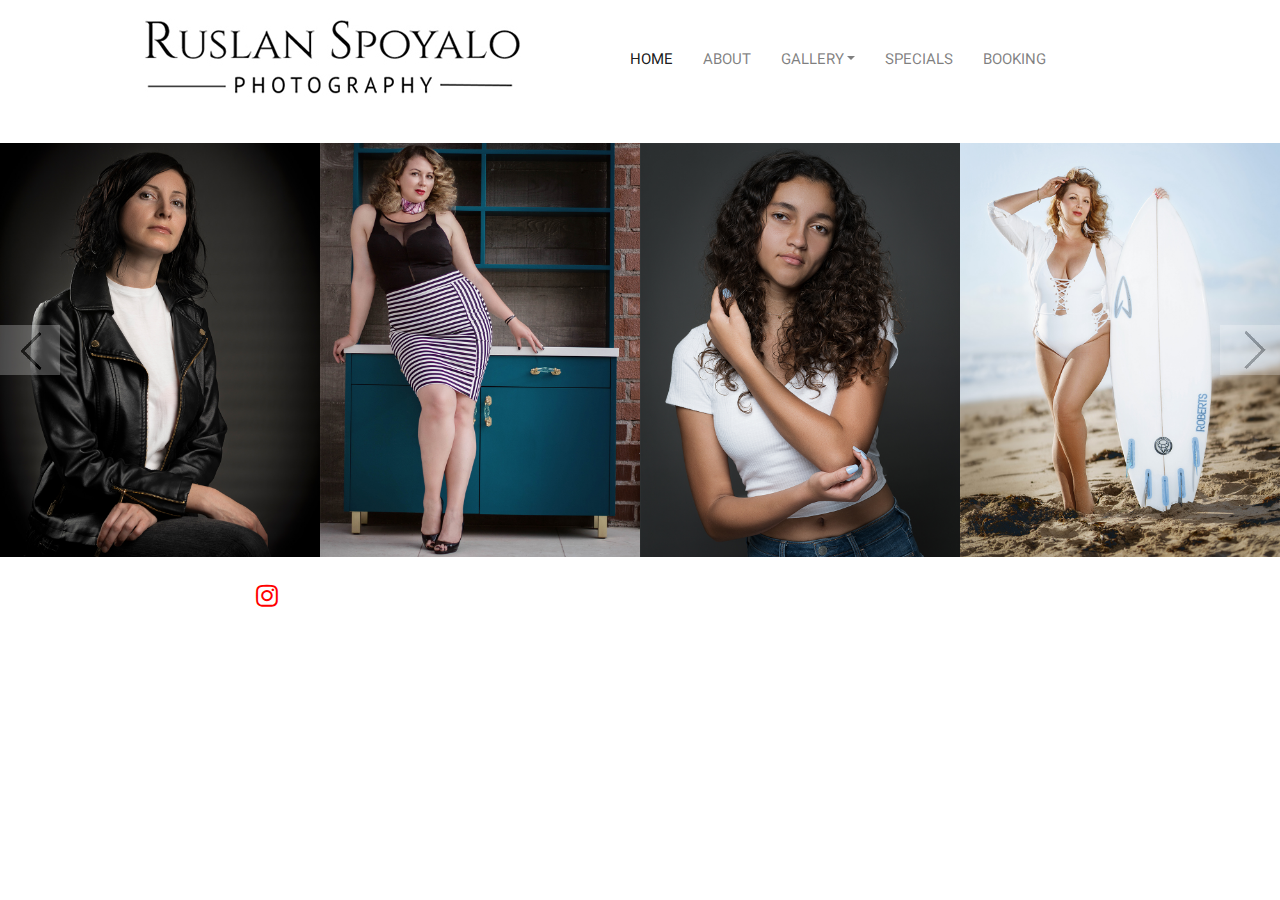
<file: index.html>
<!DOCTYPE html>
<html lang="en">

<head>
    <meta charset="UTF-8">
    <meta name="viewport" content="width=device-width, initial-scale=1.0">
    <meta http-equiv="X-UA-Compatible" content="ie=edge">
    <meta
        keywords="photography, photograph to hire, ruslan spoyalo photographer, portreit photos, wedding photos, commercial headshots">
    <meta property="site_name" content="RUSLAN SPOYALO PHOTOGRAPHER">
    <meta property="url" content="www.spyalo.com">

    <link rel="stylesheet" href="https://cdnjs.cloudflare.com/ajax/libs/twitter-bootstrap/4.3.1/css/bootstrap.min.css">
    <link rel="stylesheet" href="https://cdnjs.cloudflare.com/ajax/libs/font-awesome/5.8.2/css/all.min.css">
    <link rel="stylesheet" href="https://cdnjs.cloudflare.com/ajax/libs/animate.css/3.7.2/animate.min.css">
    <script src="https://ajax.googleapis.com/ajax/libs/jquery/3.4.1/jquery.min.js"></script>

    <link href="https://fonts.googleapis.com/css?family=Cinzel&display=swap" rel="stylesheet">
    <link href="https://fonts.googleapis.com/css?family=Roboto&display=swap" rel="stylesheet">
    <link href="https://fonts.googleapis.com/css?family=Heebo&display=swap" rel="stylesheet">


    <link rel="stylesheet" href="css/reset.css">
    <link rel="stylesheet" href="css/style.css">
    <link rel="stylesheet" href="css/gallery.css">
    <title>Ruslan Spoyalo Photographer</title>
</head>

<body>
    <!-- Modal Start -->

    <!-- <div id="myModal" class="modal fade bd-example-modal-lg" tabindex="-1" role="dialog" aria-hidden="true">
<div class="modal-dialog modal-dialog-centered modal-lg">
<div class="modal-content">
<div class="modal-header modhead">
<h5 class="modal-title" id="exampleModalLongTitle">SPECIAL OFFER</h5>
<button type="button" class="close" data-dismiss="modal" aria-label="Close">
<span aria-hidden="true">&times;</span>
</button>
</div>
<div class="modal-body">

<div class="row no-gutters">
<a href="special.html">
<img class="img-fluid" src="images/offers/2200x-1.jpg">
</a>

</div>
<div class="promo">
ONLY IN AUGUST HEADSHOT PHOTOSESSION ONLY $100!
</div>
</div>
<div class="modal-footer">
<button type="button" class="btn bt1 btn-secondary" data-dismiss="modal">Close</button>
<a href="special.html">
<button type="button" class="btn bt1 btn-danger">Findout More</button>
</a>
</div>
</div>
</div>
</div> -->

    <!-- Modal End -->


    <!-- Navigation Bar -->
    <div class="container contnav animated fadeInDown">
        <nav class="navbar navbar-expand-lg navbar-light">

            <a class="navbar-brand navbrand" href="index.html">
                <img id="logo" class="d-inline-block img-fluid" alt="Logo" src="images/logo.jpg">
            </a>

            <button class="navbar-toggler" type="button" data-toggle="collapse" data-target="#navbarSupportedContent"
                aria-controls="navbarSupportedContent" aria-expanded="false" aria-label="Toggle navigation">
                <span class="navbar-toggler-icon"></span>
            </button>

            <div class="collapse navbar-collapse" id="navbarSupportedContent">
                <ul class="navbar-nav ml-auto mr-auto">
                    <li class="nav-item active">
                        <a class="nav-link" href="#">HOME <span class="sr-only">(current)</span></a>
                    </li>
                    <li class="nav-item">
                        <a class="nav-link" href="about.html">ABOUT</a>
                    </li>

                    <li class="nav-item dropdown">
                        <a href="#" class="nav-link dropdown-toggle" id="navbarDropdownMenuLink" data-toggle="dropdown"
                            aria-haspopup="true" aria-expanded="false">GALLERY</a>
                        <div class="dropdown-menu" aria-labelledby="navbarDropdownMenuLink">

                            <a class="dropdown-item" href="wedding.html">Weddings</a>
                            <a class="dropdown-item" href="portrait.html">Portraits</a>
                            <a class="dropdown-item" href="commercial.html">Commercial</a>

                        </div>
                    </li>
                    <li class="nav-item">
                        <a class="nav-link" href="special.html">SPECIALS</a>
                    </li>
                    <li class="nav-item">
                        <a class="nav-link" href="contact.html">BOOKING</a>
                    </li>
                </ul>
        </nav>
    </div>
    <!-- End Navigation Bar -->

    <!-- Carusel -->
    <div class="fullscreen animated fadeInUp">
        <div class="container-fluid fluid">

            <div class="row no-gutters mx-auto my-auto align-items-center">
                <div id="recipeCarousel" class="carousel slide w-100" data-ride="carousel">
                    <div class="carousel-inner w-100">
                        <div class="carousel-item active">
                            <div class="col-md-3 col-12">
                                <div class="card cd align-items-center card-body">
                                    <img class="img-fluid" src="images/carsel/1.jpg" />
                                </div>
                            </div>
                        </div>
                        <div class="carousel-item">
                            <div class="col-md-3 col-12">
                                <div class="card cd align-items-center card-body">
                                    <img class="img-fluid" src="images/carsel/2.jpg">
                                </div>
                            </div>
                        </div>
                        <div class="carousel-item">
                            <div class="col-md-3 col-12">
                                <div class="card cd align-items-center card-body">
                                    <img class="img-fluid" src="images/carsel/3.jpg">
                                </div>
                            </div>
                        </div>
                        <div class="carousel-item">
                            <div class="col-md-3 col-12">
                                <div class="card cd align-items-center card-body">
                                    <img class="img-fluid" src="images/carsel/4.jpg">
                                </div>
                            </div>
                        </div>
                        <div class="carousel-item">
                            <div class="col-md-3 col-12">
                                <div class="card cd align-items-center card-body">
                                    <img class="img-fluid" src="images/carsel/5.jpg">
                                </div>
                            </div>
                        </div>
                        <div class="carousel-item">
                            <div class="col-md-3 col-12">
                                <div class="card cd align-items-center card-body">
                                    <img class="img-fluid" src="images/carsel/6.jpg">
                                </div>
                            </div>
                        </div>
                        <div class="carousel-item">
                            <div class="col-md-3 col-12">
                                <div class="card cd align-items-center card-body">
                                    <img class="img-fluid" src="images/carsel/7.jpg">
                                </div>
                            </div>
                        </div>
                        <div class="carousel-item">
                            <div class="col-md-3 col-12">
                                <div class="card cd align-items-center card-body">
                                    <img class="img-fluid" src="images/carsel/8.jpg">
                                </div>
                            </div>
                        </div>
                        <div class="carousel-item">
                            <div class="col-md-3 col-12">
                                <div class="card cd align-items-center card-body">
                                    <img class="img-fluid" src="images/carsel/9.jpg">
                                </div>
                            </div>
                        </div>
                        <div class="carousel-item">
                            <div class="col-md-3 col-12">
                                <div class="card cd align-items-center card-body">
                                    <img class="img-fluid" src="images/carsel/10.jpg">
                                </div>
                            </div>
                        </div>
                        <div class="carousel-item">
                            <div class="col-md-3 col-12">
                                <div class="card cd align-items-center card-body">
                                    <img class="img-fluid" src="images/carsel/11.jpg">
                                </div>
                            </div>
                        </div>
                        <div class="carousel-item">
                            <div class="col-md-3 col-12">
                                <div class="card cd align-items-center card-body">
                                    <img class="img-fluid" src="images/carsel/12.jpg">
                                </div>
                            </div>
                        </div>

                    </div>

                    <a class="carousel-control-prev w-auto" href="#recipeCarousel" role="button" data-slide="prev">
                        <img class="img-fluid chevron" src="images/chevleft.gif" />
                        <span class="sr-only">Previous</span>
                    </a>
                    <a class="carousel-control-next w-auto" href="#recipeCarousel" role="button" data-slide="next">
                        <img class="img-fluid chevron" src="images/chevright.gif" />
                        <span class="sr-only">Next</span>
                    </a>
                </div>
            </div>

        </div>
    </div>


    <!-- Carusel Mobile -->

    <div class="mobilescreen">
        <div class="container-fluid">
            <div class="col-md-12">
                <img class="img-fluid" src="images/carsel/1.jpg">
            </div>
            <div class="col-md-12">
                <img class="img-fluid" src="images/carsel/2.jpg">
            </div>
            <div class="col-md-12">
                <img class="img-fluid" src="images/carsel/3.jpg">
            </div>
            <div class="col-md-12">
                <img class="img-fluid" src="images/carsel/4.jpg">
            </div>
            <div class="col-md-12">
                <img class="img-fluid" src="images/carsel/5.jpg">
            </div>
            <div class="col-md-12">
                <img class="img-fluid" src="images/carsel/6.jpg">
            </div>
            <div class="col-md-12">
                <img class="img-fluid" src="images/carsel/7.jpg">
            </div>
            <div class="col-md-12">
                <img class="img-fluid" src="images/carsel/8.jpg">
            </div>
            <div class="col-md-12">
                <img class="img-fluid" src="images/carsel/9.jpg">
            </div>
            <div class="col-md-12">
                <img class="img-fluid" src="images/carsel/10.jpg">
            </div>
            <div class="col-md-12">
                <img class="img-fluid" src="images/carsel/11.jpg">
            </div>
            <div class="col-md-12">
                <img class="img-fluid" src="images/carsel/12.jpg">
            </div>

        </div>
    </div>

    </div>
    <!-- End Carusel Mobile -->

    <footer>
        <div class="footer">
            <a href="https://www.instagram.com/ruslan_spoyalo/?hl=en" class="fab fa-instagram fa-3x" target="new"></a>
        </div>
    </footer>
    </div>
    </div>


    <script src="javascript/main.js"></script>
    <script src="javascript/modal.js"></script>
    <script src="https://cdnjs.cloudflare.com/ajax/libs/jquery/3.4.1/jquery.slim.min.js"></script>
    <script src="https://cdnjs.cloudflare.com/ajax/libs/popper.js/1.15.0/umd/popper.min.js"></script>
    <script src="https://cdnjs.cloudflare.com/ajax/libs/twitter-bootstrap/4.3.1/js/bootstrap.min.js"></script>
</body>

</html>
</file>
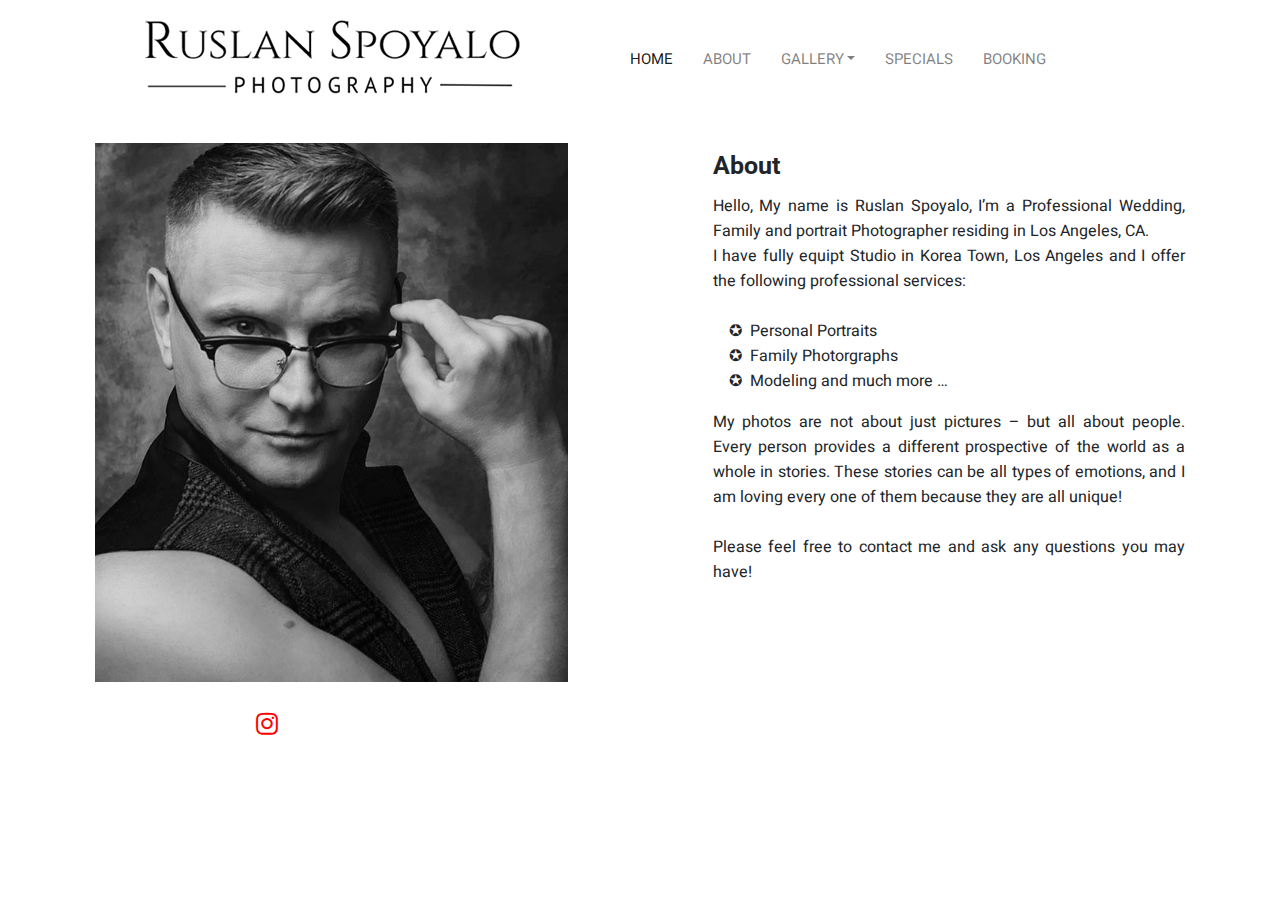
<file: about.html>
<!DOCTYPE html>
<html lang="en">

<head>
    <meta charset="UTF-8">
    <meta name="viewport" content="width=device-width, initial-scale=1.0">
    <meta http-equiv="X-UA-Compatible" content="ie=edge">
    <meta
        keywords="photography, photograph to hire, ruslan spoyalo photographer, portreit photos, wedding photos, commercial headshots">
    <meta property="site_name" content="RUSLAN SPOYALO PHOTOGRAPHER">
    <meta property="url" content="www.spyalo.com">

    <link rel="stylesheet" href="https://cdnjs.cloudflare.com/ajax/libs/twitter-bootstrap/4.3.1/css/bootstrap.min.css">
    <link rel="stylesheet" href="https://cdnjs.cloudflare.com/ajax/libs/font-awesome/5.8.2/css/all.min.css">
    <link rel="stylesheet" href="https://cdnjs.cloudflare.com/ajax/libs/animate.css/3.7.2/animate.min.css">
    <script src="https://ajax.googleapis.com/ajax/libs/jquery/3.4.1/jquery.min.js"></script>
    <link href="https://fonts.googleapis.com/css?family=Cinzel&display=swap" rel="stylesheet">
    <link href="https://fonts.googleapis.com/css?family=Roboto&display=swap" rel="stylesheet">
    <link href="https://fonts.googleapis.com/css?family=Heebo&display=swap" rel="stylesheet">

    <link rel="stylesheet" href="css/reset.css">
    <link rel="stylesheet" href="css/style.css">
    <title>Ruslan Spoyalo Photographer</title>
</head>

<body>
    <!-- Navigation Bar -->
    <div class="container contnav animated fadeInDown">
        <nav class="navbar navbar-expand-lg navbar-light">

            <a class="navbar-brand navbrand" href="index.html">
                <img id="logo" class="d-inline-block img-fluid" alt="Logo" src="images/logo.jpg">
            </a>

            <button class="navbar-toggler" type="button" data-toggle="collapse" data-target="#navbarSupportedContent"
                aria-controls="navbarSupportedContent" aria-expanded="false" aria-label="Toggle navigation">
                <span class="navbar-toggler-icon"></span>
            </button>

            <div class="collapse navbar-collapse" id="navbarSupportedContent">
                <ul class="navbar-nav ml-auto mr-auto">
                    <li class="nav-item active">
                        <a class="nav-link" href="index.html">HOME</a>
                    </li>
                    <li class="nav-item">
                        <a class="nav-link" href="#">ABOUT<span class="sr-only">(current)</span></a>
                    </li>
                    <li class="nav-item dropdown">
                        <a href="#" class="nav-link dropdown-toggle" id="navbarDropdownMenuLink" data-toggle="dropdown"
                            aria-haspopup="true" aria-expanded="false">GALLERY</a>
                        <div class="dropdown-menu" aria-labelledby="navbarDropdownMenuLink">

                            <a class="dropdown-item" href="wedding.html">Weddings</a>
                            <a class="dropdown-item" href="portrait.html">Portraits</a>
                            <a class="dropdown-item" href="commercial.html">Commercial</a>

                        </div>
                    </li>
                    <li class="nav-item">
                        <a class="nav-link" href="special.html">SPECIALS</a>
                    </li>
                    <li class="nav-item">
                        <a class="nav-link" href="contact.html">BOOKING</a>
                    </li>
                </ul>
        </nav>
    </div>
    <!-- End Navigation Bar -->

    <!-- Main Content -->
    <div class="container animated fadeInUp">
        <div class="row">
            <div class="col-md-12">
                <div class="row">
                    <div class="col-md colmd1">
                        <div class="image-wrapper">
                            <img class="img-fluid" src="images/ruslan.jpg" style: width="550px" , height="700px">
                        </div>
                    </div>
                    <div class="col-md-1"></div>

                    <div class="col-md colmd1">

                        <h1>About</h1>


                        <br>
                        <p>Hello,
                            My name is Ruslan Spoyalo, I’m a Professional Wedding, Family and portrait Photographer
                            residing in Los Angeles, CA.
                            <br>
                            I have fully equipt Studio in Korea Town, Los Angeles and I offer the following professional
                            services:
                            <br>
                            <br>

                            <p>&NonBreakingSpace; &NonBreakingSpace; &#10026 &nbspPersonal Portraits</p>
                            <p>&NonBreakingSpace; &NonBreakingSpace; &#10026 &nbspFamily Photorgraphs</p>
                            <p>&NonBreakingSpace; &NonBreakingSpace; &#10026 &nbspModeling and much more …</p>

                        </p>

                        <br>
                        <p>My photos are not about just pictures – but all about people. Every person provides a
                            different prospective of the world as a whole in stories. These stories can be all types of
                            emotions, and I am loving every one of them because they are all unique!
                            <br>
                            <br>
                            Please feel free to contact me and ask any questions you may have!</p>
                    </div>
                </div>
            </div>
        </div>
    </div>


    <!-- End main content -->

    <footer>
        <div class="footer">
            <a href="https://www.instagram.com/ruslan_spoyalo/?hl=en" class="fab fa-instagram fa-3x" target="new"></a>
        </div>
    </footer>
    </div>
    </div>



    <script src="javascript/main.js"></script>
    <script src="https://cdnjs.cloudflare.com/ajax/libs/jquery/3.4.1/jquery.slim.min.js"></script>
    <script src="https://cdnjs.cloudflare.com/ajax/libs/popper.js/1.15.0/umd/popper.min.js"></script>
    <script src="https://cdnjs.cloudflare.com/ajax/libs/twitter-bootstrap/4.3.1/js/bootstrap.min.js"></script>
</body>

</html>
</file>
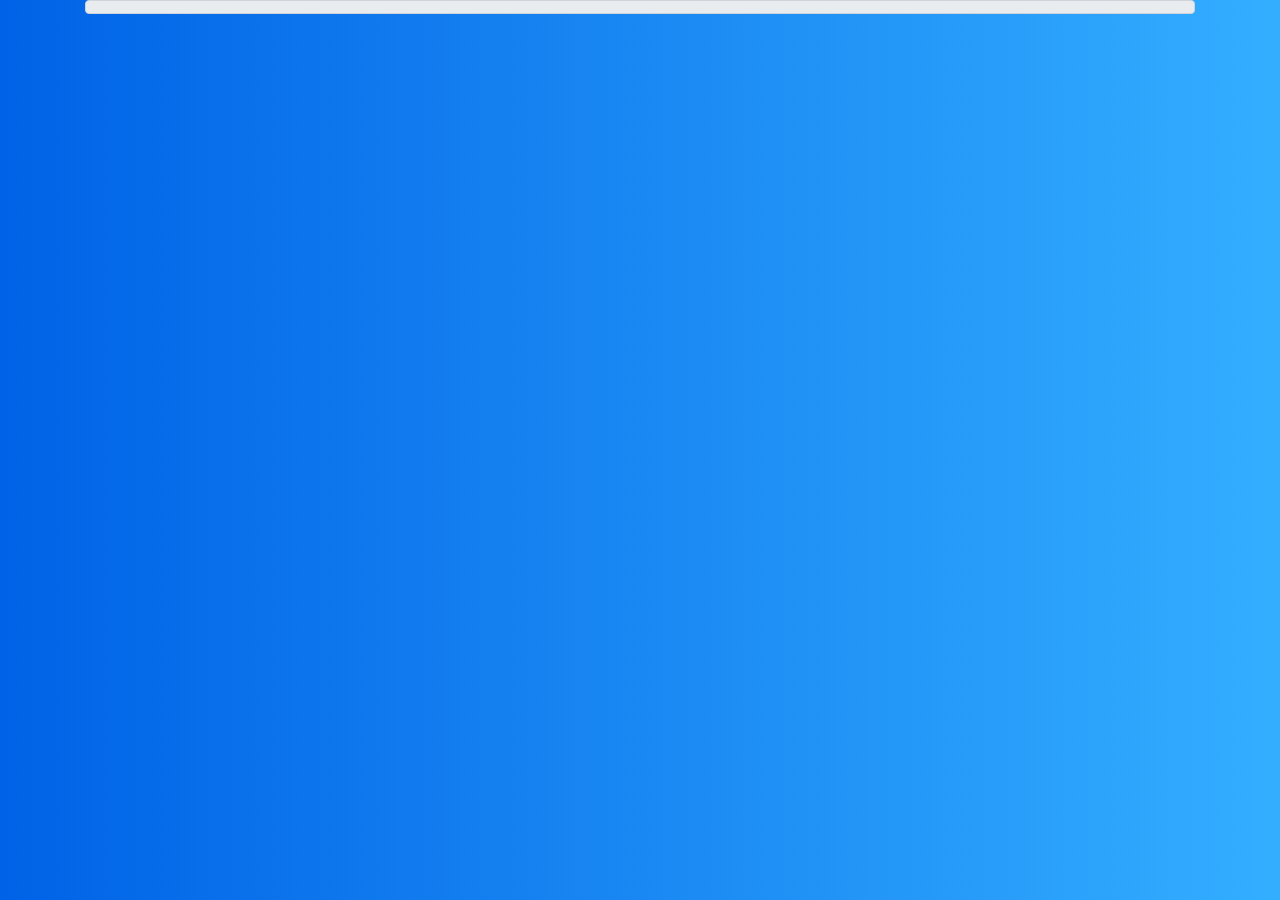
<file: admin.html>
<!DOCTYPE html>
<html lang="en">
<head>
<meta charset="UTF-8">
<meta name="viewport" content="width=device-width, initial-scale=1.0">
<meta http-equiv="X-UA-Compatible" content="ie=edge">
<link rel="stylesheet" href="https://cdnjs.cloudflare.com/ajax/libs/twitter-bootstrap/4.3.1/css/bootstrap.min.css">
<link rel="stylesheet" href="https://cdnjs.cloudflare.com/ajax/libs/font-awesome/5.8.2/css/all.min.css">
<link rel="stylesheet" href="https://cdnjs.cloudflare.com/ajax/libs/animate.css/3.7.2/animate.min.css">
<script src="https://ajax.googleapis.com/ajax/libs/jquery/3.4.1/jquery.min.js"></script>
<link href="https://fonts.googleapis.com/css?family=Cinzel&display=swap" rel="stylesheet">
<link href="https://fonts.googleapis.com/css?family=Roboto&display=swap" rel="stylesheet">
<link href="https://fonts.googleapis.com/css?family=Heebo&display=swap" rel="stylesheet">


<link rel="stylesheet" href="css/reset.css">
<link rel="stylesheet" href="css/style.css">
<link rel="stylesheet" href="css/login.css">
<title>Ruslan Spoyalo Photographer</title>
</head>
<body>
    <div class="container">
    <form 
        <input class="controls__input searchstyle input-group-text" type="file" id="imageLoader" name="imageLoader" />

    </div>


    
<script src="https://cdnjs.cloudflare.com/ajax/libs/jquery/3.4.1/jquery.slim.min.js"></script>
<script src="https://cdnjs.cloudflare.com/ajax/libs/popper.js/1.15.0/umd/popper.min.js"></script>
<script src="https://cdnjs.cloudflare.com/ajax/libs/twitter-bootstrap/4.3.1/js/bootstrap.min.js"></script>
<script src="javascript/login.js"></script>
</body>
</html>
</file>
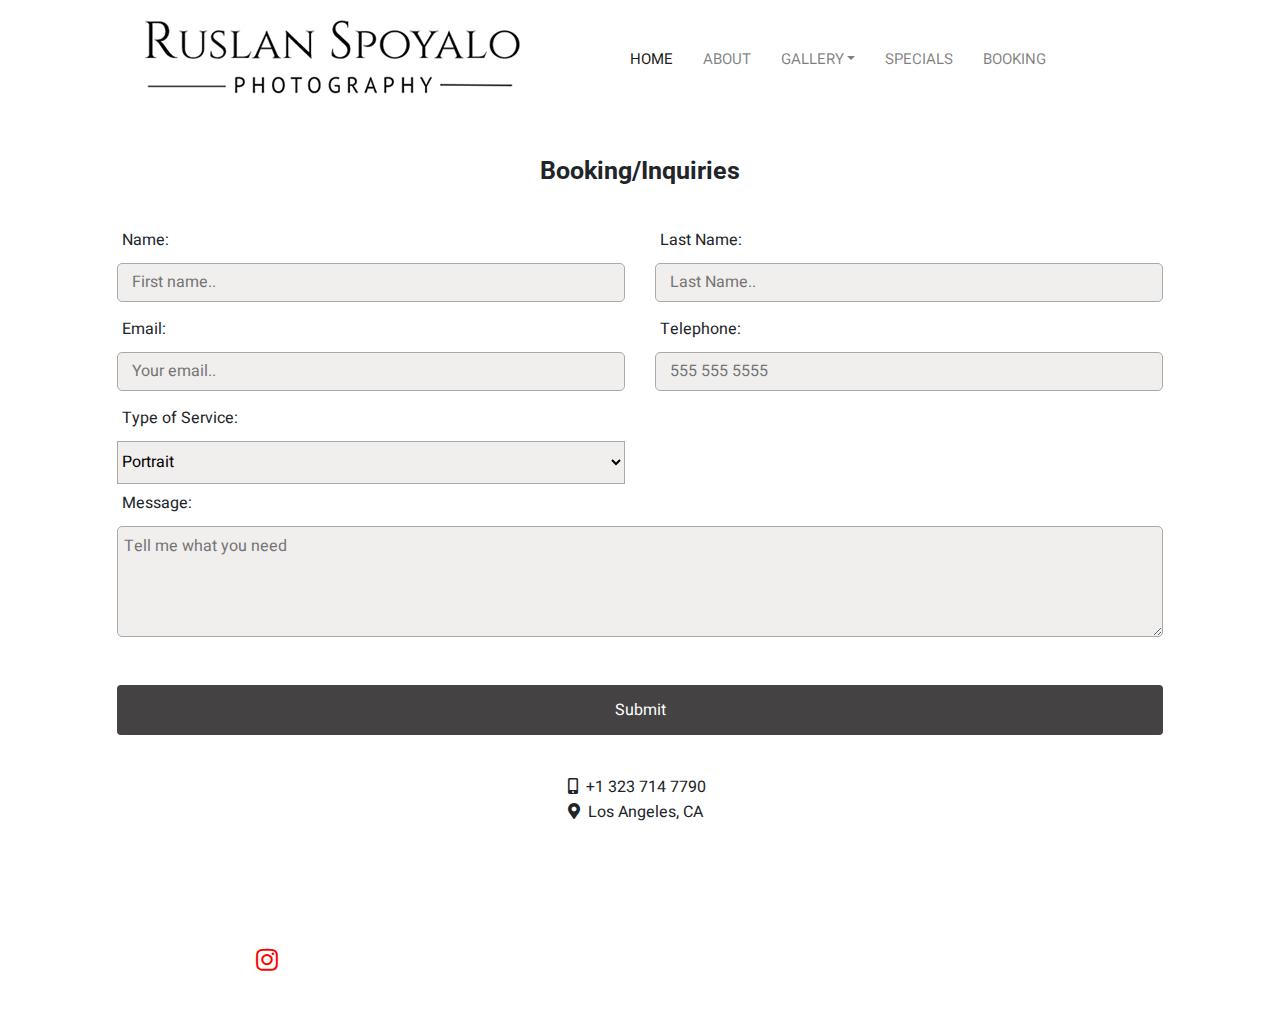
<file: contact.html>
<!DOCTYPE html>
<html lang="en">

<head>
    <meta charset="UTF-8">
    <meta name="viewport" content="width=device-width, initial-scale=1.0">
    <meta http-equiv="X-UA-Compatible" content="ie=edge">
    <meta
        keywords="photography, photograph to hire, ruslan spoyalo photographer, portreit photos, wedding photos, commercial headshots">
    <meta property="site_name" content="RUSLAN SPOYALO PHOTOGRAPHER">
    <meta property="url" content="www.spyalo.com">

    <link rel="stylesheet" href="https://cdnjs.cloudflare.com/ajax/libs/twitter-bootstrap/4.3.1/css/bootstrap.min.css">
    <link rel="stylesheet" href="https://cdnjs.cloudflare.com/ajax/libs/font-awesome/5.8.2/css/all.min.css">
    <link rel="stylesheet" href="https://cdnjs.cloudflare.com/ajax/libs/animate.css/3.7.2/animate.min.css">
    <script src="https://ajax.googleapis.com/ajax/libs/jquery/3.4.1/jquery.min.js"></script>
    <link href="https://fonts.googleapis.com/css?family=Cinzel&display=swap" rel="stylesheet">
    <link href="https://fonts.googleapis.com/css?family=Roboto&display=swap" rel="stylesheet">
    <link href="https://fonts.googleapis.com/css?family=Heebo&display=swap" rel="stylesheet">

    <link rel="stylesheet" href="css/reset.css">
    <link rel="stylesheet" href="css/style.css">
    <title>Ruslan Spoyalo Photographer</title>
</head>

<body>
    <!-- Navigation Bar -->
    <div class="container contnav animated fadeInDown">
        <nav class="navbar navbar-expand-lg navbar-light">

            <a class="navbar-brand navbrand" href="index.html">
                <img id="logo" class="d-inline-block img-fluid" alt="Logo" src="images/logo.jpg">
            </a>

            <button class="navbar-toggler" type="button" data-toggle="collapse" data-target="#navbarSupportedContent"
                aria-controls="navbarSupportedContent" aria-expanded="false" aria-label="Toggle navigation">
                <span class="navbar-toggler-icon"></span>
            </button>

            <div class="collapse navbar-collapse" id="navbarSupportedContent">
                <ul class="navbar-nav ml-auto mr-auto">
                    <li class="nav-item active">
                        <a class="nav-link" href="index.html">HOME</a>
                    </li>
                    <li class="nav-item">
                        <a class="nav-link" href="about.html">ABOUT</a>
                    </li>
                    <li class="nav-item dropdown">
                        <a href="#" class="nav-link dropdown-toggle" id="navbarDropdownMenuLink" data-toggle="dropdown"
                            aria-haspopup="true" aria-expanded="false">GALLERY</a>
                        <div class="dropdown-menu" aria-labelledby="navbarDropdownMenuLink">

                            <a class="dropdown-item" href="wedding.html">Weddings</a>
                            <a class="dropdown-item" href="portrait.html">Portraits</a>
                            <a class="dropdown-item" href="commercial.html">Commercial</a>

                        </div>
                    </li>
                    <li class="nav-item">
                        <a class="nav-link" href="special.html">SPECIALS</a>
                    </li>
                    <li class="nav-item">
                        <a class="nav-link" href="#">BOOKING</a><span class="sr-only">(current)</span>
                    </li>
                </ul>
        </nav>
    </div>
    <!-- End Navigation Bar -->

    <!-- Main Content -->
    <div class="container">

        <div class="jumbotron form animated fadeInUp">
            <h1 style="text-align: center">Booking/Inquiries</h1>
            <br>
            <form>
                <div class="row">
                    <div class="col-md">
                        <label class="lable">Name:</label><br>
                        <input class="input" type="text" name="name" placeholder=" First name.."><br>
                    </div>
                    <div class="col-md">
                        <label class="lable">Last Name:</label><br>
                        <input class="input" type="text" name="name" placeholder=" Last Name.."><br>
                    </div>
                </div>

                <div class="row">
                    <div class="col-md">

                        <label class="lable1">Email:</label><br>
                        <input class="input" class="input" type="text" name="email" placeholder=" Your email.."> <br>
                    </div>
                    <div class="col-md">
                        <label class="lable1">Telephone:</label><br>
                        <input class="input" type="tel" name="phone" placeholder=" 555 555 5555"><br>
                    </div>
                </div>

                <div class="row">
                    <div class="col-md">
                        <label class="lable1">Type of Service:</label><br>
                        <select name="service" id="dropdown">
                            <option value="other">Portrait</option>
                            <option value="portrait">Wedding</option>
                            <option value="wedding">Commercial</option>
                            <option value="commercil">Other</option>
                        </select>
                    </div>
                    <!-- <div class="col-md">
            <label>Date of Service:</label><br>
            <input type="date" name="date" >
        </div> -->
                    <div class="col-md">
                        <!-- <label>Time of Service:</label><br>
        <input type="time" name="time" > -->
                    </div>
                </div>
                <label class="lable1">Message:</label><br>
                <textarea class="text" name="message" rows="3" cols="128"
                    placeholder=" Tell me what you need"></textarea><br><br>

                <button class="btn btn-primary submit">Submit</button><br>

            </form>

            <div class="row colmd12">
                <div class="col-md-12 colmd12">

                    <ul class="fa-ul">
                        <li>
                            <i class="fas fa-mobile-alt mr-2 contact-icons"></i>+1 323 714 7790
                        </li>
                        <li>
                            <i class="fas fa-map-marker-alt mr-2 contact-icons"></i>Los Angeles, CA
                        </li>
                    </ul>
                </div>
            </div>
        </div>
    </div>


    <!-- End main content -->

    <footer>
        <div class="footer">
            <a href="https://www.instagram.com/ruslan_spoyalo/?hl=en" class="fab fa-instagram fa-3x" target="new"></a>
        </div>
    </footer>
    </div>
    </div>


    <script src="javascript/main.js"></script>
    <script src="https://cdnjs.cloudflare.com/ajax/libs/jquery/3.4.1/jquery.slim.min.js"></script>
    <script src="https://cdnjs.cloudflare.com/ajax/libs/popper.js/1.15.0/umd/popper.min.js"></script>
    <script src="https://cdnjs.cloudflare.com/ajax/libs/twitter-bootstrap/4.3.1/js/bootstrap.min.js"></script>
</body>

</html>
</file>
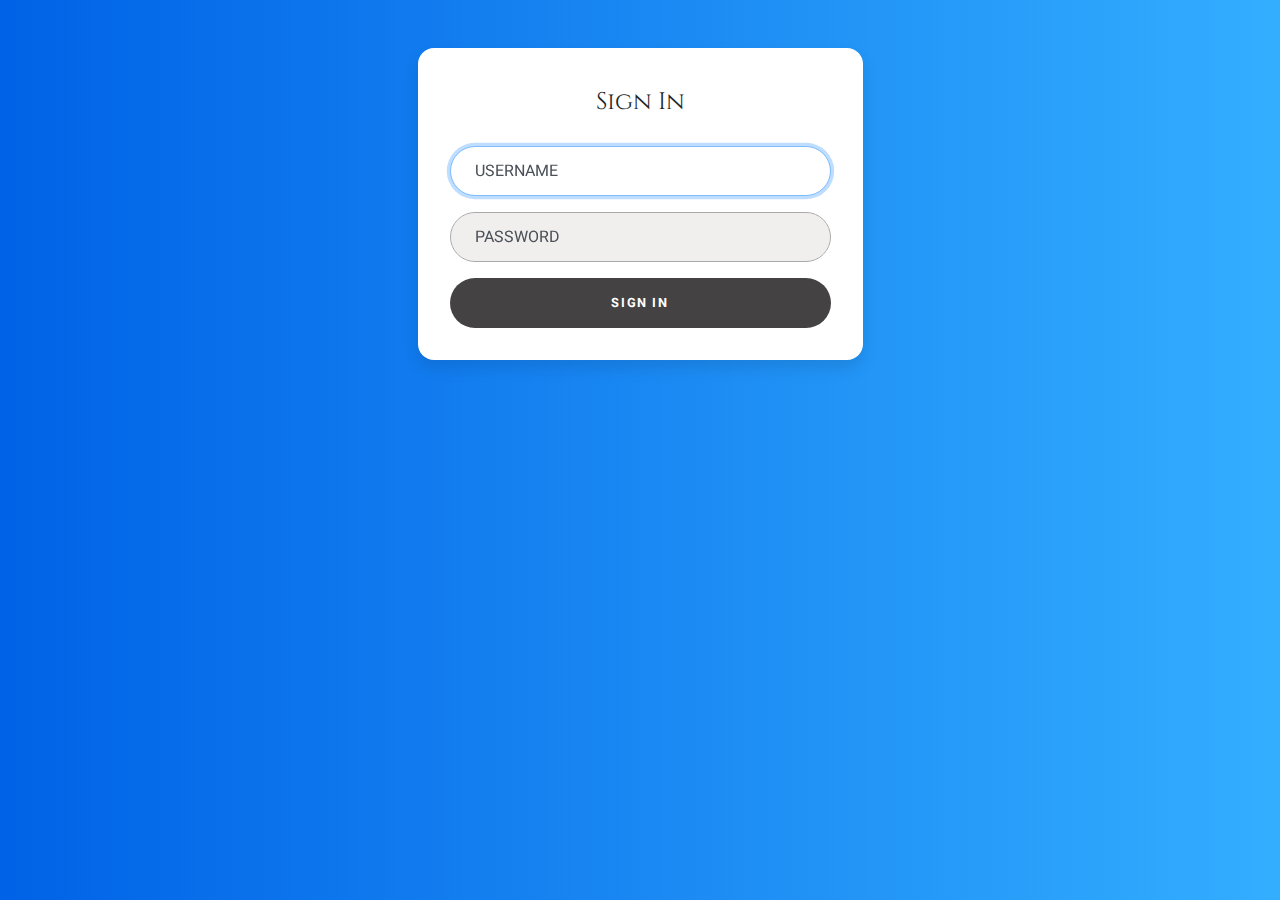
<file: login.html>
<!DOCTYPE html>
<html lang="en">
<head>
<meta charset="UTF-8">
<meta name="viewport" content="width=device-width, initial-scale=1.0">
<meta http-equiv="X-UA-Compatible" content="ie=edge">
<link rel="stylesheet" href="https://cdnjs.cloudflare.com/ajax/libs/twitter-bootstrap/4.3.1/css/bootstrap.min.css">
<link rel="stylesheet" href="https://cdnjs.cloudflare.com/ajax/libs/font-awesome/5.8.2/css/all.min.css">
<link rel="stylesheet" href="https://cdnjs.cloudflare.com/ajax/libs/animate.css/3.7.2/animate.min.css">
<script src="https://ajax.googleapis.com/ajax/libs/jquery/3.4.1/jquery.min.js"></script>
<link href="https://fonts.googleapis.com/css?family=Cinzel&display=swap" rel="stylesheet">
<link href="https://fonts.googleapis.com/css?family=Roboto&display=swap" rel="stylesheet">
<link href="https://fonts.googleapis.com/css?family=Heebo&display=swap" rel="stylesheet">


<link rel="stylesheet" href="css/reset.css">
<link rel="stylesheet" href="css/style.css">
<link rel="stylesheet" href="css/login.css">
<title>Ruslan Spoyalo Photographer</title>
</head>
<body>
    <div class="container">
     
      <div class="row">
        <div class="col-sm-9 col-md-7 col-lg-5 mx-auto">
          <div class="card card-signin my-5">
            <div class="card-body">
              <h3 class="card-title text-center">Sign In</h3>
              <form class="form-signin form" id="form">
                <div class="form-label-group">
                  <input type="text" id="user" class="form-control input" placeholder="Email address" required autofocus>
                  <label for="inputText">USERNAME</label>
                </div>
  
                <div class="form-label-group">
                  <input type="password" id="pswrd" class="form-control input" placeholder="Password" required>
                  <label for="inputPassword">PASSWORD</label>
                </div>
  
                
                <button class="btn btn-lg btn-primary btn-block text-uppercase submit" 
                type="submit" id="submitBtn">Sign in</button>
                
              </form>
            </div>
          </div>
        </div>
      </div>
    </div>

    <div class="modal fade" role="dialog" id="myModal">
        <div class="modal-dialog" role="document">
          <div class="modal-content">
            <div class="modal-header">
              <h3 class="modal-title">ERROR</h3>
              <button type="button" class="close" data-dismiss="modal" aria-label="Close">
                <span aria-hidden="true">&times;</span>
              </button>
            </div>
            <div class="modal-body">
              <p>The intered Information is Incorrect</p>
            </div>
            <div class="modal-footer">
             
              <button type="button" class="btn btn-secondary submit" data-dismiss="modal">Close</button>
            </div>
          </div>
        </div>
      </div>


    
<script src="https://cdnjs.cloudflare.com/ajax/libs/jquery/3.4.1/jquery.slim.min.js"></script>
<script src="https://cdnjs.cloudflare.com/ajax/libs/popper.js/1.15.0/umd/popper.min.js"></script>
<script src="https://cdnjs.cloudflare.com/ajax/libs/twitter-bootstrap/4.3.1/js/bootstrap.min.js"></script>
<script src="javascript/login.js"></script>
</body>
</html>
</file>
<file: css/style.css>
body {
    background-color: #ffffff;
}

h1 {
    font-family: 'Roboto', sans-serif;
    font-size: 25px;
    font-weight: bold;
    padding-top: 10px;   
}

h2 {
    font-family: 'Cinzel', serif;
    font-size: 50%;
}

h3 {
    font-family: 'Cinzel', serif;
    font-size: 25px;
}
h5 {
    font-family: 'Heebo', sans-serif;
    font-size: 30px; 
}

p { 
    font-family: 'Heebo', sans-serif;
    text-align: justify;
    line-height: 25px;
}

li {
    font-family: 'Heebo', sans-serif;
    text-align: justify;
    line-height: 25px;
}

/* Main Styles */

.fluid {
    padding: 0px;
    
}
.contnav {
    padding-top: 5px;
    padding-bottom: 30px;
    padding-left: 0px;
    padding-right: 0px;
    text-align: center;
    position: relative;
    z-index: 1000;
}

.colmd1 {
    margin-left: 10px;
    margin-right: 10px;
}
.colmd12 {
    margin-left: 21%;
    padding-top: 20px;
}
.col-sm {
    padding: 0px;
}
.mx-left {
    border-radius: 10px 0px 10px 0px;
    -webkit-border-radius: 10px 0px 10px 0px;
    -moz-border-radius: 10px 0px 10px 0px;
    -ms-border-radius: 10px 0px 10px 0px;
    -o-border-radius: 10px 0px 10px 0px;
}
.form {
    font-family: 'Heebo', sans-serif;
    text-align: justify;
    line-height: 35px;
    background-color: #ffffff;
    padding-top: 0px;
}
.lable {
    padding: 0px 0px 5px 5px;
}
.lable1 {
    padding: 10px 0px 5px 5px;
}
#dropdown {
    width: 100%;
    height: 50%;
    border: 1px solid darkgrey;
    background-color:#f1eeee;
}
#dropdown option{
    width: 100%;
    height: 50%;
    border: 1px solid  darkgrey;
    background-color:#f1eeee;
}
.input {
    font-family: 'Heebo', sans-serif;
    padding-left: 10px;
    width: 100%;
    border: 1px solid  darkgrey;
    border-radius: 5px;
    -webkit-border-radius: 5px;
    -moz-border-radius: 5px;
    -ms-border-radius: 5px;
    -o-border-radius: 5px;
    background-color:#f1eeee;
}
.text {
    width: 100%;
    border: 1px solid  darkgrey;
    border-radius: 5px;
    -webkit-border-radius: 5px;
    -moz-border-radius: 5px;
    -ms-border-radius: 5px;
    -o-border-radius: 5px;
    background-color:#f1eeee;
}
.submit {
    width: 100%;
    height: 50px;
    background-color: #444242;
    border: #444242;
}
.submit:hover {
    width: 100%;
    height: 50px;
    background-color: #c1bfbf;
    border: #c1bfbf;
    color: black;
    transition: 1s;
    -webkit-transition: 1s;
    -moz-transition: 1s;
    -ms-transition: 1s;
    -o-transition: 1s;
}
.contgal {
    margin-top: -50px;
}
.modal {
    opacity: 0.9;
}

.modhead {
    background-color: red;
    color: white;
}
.promo {
    background-color: red;
    color: white;
    font-family: 'Cinzel', serif;
    font-size: 50px;
    text-align: center;
    padding: 30px;
}
.modal-footer {
    text-align: center;
}

.bt {
    font-family: 'Heebo', sans-serif;
    font-size: 20px; 
    width: 100%;
    margin-top: 20px;
    background-color: #444242;
    border: none;
}
.bt1 {
    font-family: 'Heebo', sans-serif;
    font-size: 20px; 
    width: 300px;
    margin-top: 20px;
    background-color: #444242;
    border: none;
}
.crd {
    border: 1px solid #444242;
    padding: 5px;
    margin-left: 5px;
}
.card-title {
    font-family: 'Cinzel', serif;
    font-size: 25px;
    text-align: center;
    padding-top: 10px;
}
.card-text {
    text-align: center;
    padding: 5px;
}


/* MainStyles End */

/* Carusel */
.cd {
    border: none;
}
.card-body {
    padding: 0px;
}
.col-md-3 {
    padding:0;
}
/* Navigation Bar Styles */
.navbar {
    font-family: 'Roboto', sans-serif;
    font-size: 15px;
    margin: auto; 
    
}
.navbar-light .navbar-toggler {
    margin-left: 42%;
    border: 1px solid black;
    float: left;
}
.navbar-light .navbar-nav .nav-link {
    padding: 5px 15px;
}
.navbar-light .navbar-nav .nav-link:hover {
    color: red;
}
#logo {
    margin-left: 15%;
}
.nav-item {
    text-align: center;
}
/* Navbar styles end */

/* Carousel Items */
.carousel-inner .carousel-item.active,
.carousel-inner .carousel-item-next,
.carousel-inner .carousel-item-prev {
    display: flex;
}

.carousel-inner .carousel-item-right.active,
.carousel-inner .carousel-item-next {
  transform: translateX(25%);
  -webkit-transform: translateX(25%);
  -moz-transform: translateX(25%);
  -ms-transform: translateX(25%);
  -o-transform: translateX(25%);
}

.carousel-inner .carousel-item-left.active, 
.carousel-inner .carousel-item-prev {
  transform: translateX(-25%);
  -webkit-transform: translateX(-25%);
  -moz-transform: translateX(-25%);
  -ms-transform: translateX(-25%);
  -o-transform: translateX(-25%);
}

.carousel-inner .carousel-item-right,
.carousel-inner .carousel-item-left{
    transform: translateX(0);
    -webkit-transform: translateX(0);
    -moz-transform: translateX(0);
    -ms-transform: translateX(0);
    -o-transform: translateX(0);
}

/* End Carousel Items */


.chevron {
    padding-left: 10px;
    background-color: white;
    opacity: 0.5;
}

.mobilescreen{
    display: none;
}
/* Footer Items */
.fab {
    font-size: 25px;
    color:red;
}
.fab:hover {
    text-decoration: none;
    color: blueviolet;
}
.footer {
    padding-top: 2%;
    padding-bottom: 50px;
    margin-left: 20%;
    text-align: left;
}



@media only screen and (max-width: 1000px) {
    /* .carousel-inner .carousel-item > div {
        display: none;
    } */
    h3 {
        font-family: 'Cinzel', serif;
        font-size: 22px;
    }
    .navbrand {
        padding: 0px 0px 10px 0px;
        margin-left: 17%; 
    }

    .fullscreen {
        display: none;
    }
    /* displaying mobilescreen in mobile */
    .mobilescreen {
        display: unset;
    }
}

/* display 3 */
@media only screen and (max-width: 850px) {
   
    .navbar-light .navbar-toggler {
    margin-left: 45%;
    border: 1px solid black;
    float: left;
    }

    .fullscreen {
    display: none;
    }
    /* displaying mobilescreen in mobile */
    .mobilescreen {
      display: unset;
    }
    #logo {
        margin-left: 0px;
    }
}

@media only screen and (max-width: 650px) {
    .fullscreen {
        display: none;
    }
      /* displaying mobilescreen in mobile */
      .mobilescreen {
          display: unset;
    }
    
    h3 {
    font-family: 'Cinzel', serif;
    font-size: 22px;
    }
    
    #logo {
        margin-left: 0px;
    }
}

@media only screen and (max-width: 450px) {
   /* hiding  fullscreen div in mobile */
    .fullscreen {
      display: none;
    }
    /* displaying mobilescreen in mobile */
    .mobilescreen {
        display: unset;
    }
    .col-md-12 {
        padding: 0px 0px 0px 0px;
    }
    .navbrand {
        font-family: 'Cinzel', serif;
        font-size: 210%; 
        padding: 0px 0px 8px 0px;
        margin-left: 15%;
    }
    .colmd12 {
        margin-left: 10%;
    }
    .navbar-light .navbar-toggler {
        margin-left: 43%;
        border: 1px solid black;
        float: left;
    }
    .navbrand {
        padding: 0px 0px 10px 0px;
        margin-left: 10%;       
    }
    #logo {
        margin-left: 0px;
    }
    
}
</file>
<file: css/gallery.css>
.gallery-block{
    padding-bottom: 60px;
    margin-top: 60px;
  }
  
  .gallery-block .heading{
     
      margin-bottom: 30px;
      text-align: center;
  }
  
  .gallery-block .heading h2{
      
      font-weight: bold;
      font-size: 1.4rem;
      text-transform: uppercase;
  }
  
  .gallery-block.compact-gallery .item{
    overflow: hidden;
    margin-bottom: 0;
    background: white;
    opacity: 1;
  }
  
  .gallery-block.compact-gallery .item .image{
    transition: 0.8s ease;
  }
  
  .gallery-block.compact-gallery .item .info{
    position: relative;
      display: inline-block;
  }
  
  .gallery-block.compact-gallery .item .description{
    display: grid;
      position: absolute;
      bottom: 0;
      left: 0;
      color: #fff;
      padding: 10px;
      font-size: 17px;
      line-height: 18px;
      width: 100%;
      padding-top: 15px;
      padding-bottom: 15px;
      opacity: 1;
      color: #fff;
      transition: 0.8s ease;
      text-align: center;
      text-shadow: 1px 1px 1px rgba(0, 0, 0, 0.2);
      background: linear-gradient(to bottom, transparent, rgba(0, 0, 0, 0.39));
  }
  
  .gallery-block.compact-gallery .item .description .description-heading{
    font-size: 1em;
    font-weight: bold;
  }
  
  .gallery-block.compact-gallery .item .description .description-body{
    font-size: 0.8em;
    margin-top: 10px;
    font-weight: 300;
  }
  .image {
    padding: 0px 0px 0px 5px;
  }
  
  
  
  @media (min-width: 576px) {
  
    .gallery-block.compact-gallery .item .description {
      opacity: 0; 
    }
  
    .gallery-block.compact-gallery .item a:hover .description {
      opacity: 1; 
    } 
  
    .gallery-block .zoom-on-hover:hover .image {
      transform: scale(1.3);
      opacity: 0.7; 
    }
  }
</file>
<file: css/login.css>
:root {
    --input-padding-x: 1.5rem;
    --input-padding-y: .75rem;
  }
  
  body {
    background: #007bff;
    background: linear-gradient(to right, #0062E6, #33AEFF);
  }
  
  .card-signin {
    border: 0;
    border-radius: 1rem;
    box-shadow: 0 0.5rem 1rem 0 rgba(0, 0, 0, 0.1);
  }
  
  .card-signin .card-title {
    margin-bottom: 2rem;
    font-weight: 300;
    font-size: 1.5rem;
  }
  
  .card-signin .card-body {
    padding: 2rem;
  }
  
  .form-signin {
    width: 100%;
  }
  
  .form-signin .btn {
    font-size: 80%;
    border-radius: 5rem;
    letter-spacing: .1rem;
    font-weight: bold;
    padding: 1rem;
    transition: all 0.2s;
  }
  
  .form-label-group {
    position: relative;
    margin-bottom: 1rem;
  }
  
  .form-label-group input {
    height: auto;
    border-radius: 2rem;
  }
  
  .form-label-group>input,
  .form-label-group>label {
    padding: var(--input-padding-y) var(--input-padding-x);
  }
  
  .form-label-group>label {
    position: absolute;
    top: 0;
    left: 0;
    display: block;
    width: 100%;
    margin-bottom: 0;
    /* Override default `<label>` margin */
    line-height: 1.5;
    color: #495057;
    border: 1px solid transparent;
    border-radius: .25rem;
    transition: all .1s ease-in-out;
  }
  
  .form-label-group input::-webkit-input-placeholder {
    color: transparent;
  }
  
  .form-label-group input:-ms-input-placeholder {
    color: transparent;
  }
  
  .form-label-group input::-ms-input-placeholder {
    color: transparent;
  }
  
  .form-label-group input::-moz-placeholder {
    color: transparent;
  }
  
  .form-label-group input::placeholder {
    color: transparent;
  }
  
  .form-label-group input:not(:placeholder-shown) {
    padding-top: calc(var(--input-padding-y) + var(--input-padding-y) * (2 / 3));
    padding-bottom: calc(var(--input-padding-y) / 3);
  }
  
  .form-label-group input:not(:placeholder-shown)~label {
    padding-top: calc(var(--input-padding-y) / 3);
    padding-bottom: calc(var(--input-padding-y) / 3);
    font-size: 12px;
    color: #777;
  }
  
  .btn-google {
    color: white;
    background-color: #ea4335;
  }
  
  .btn-facebook {
    color: white;
    background-color: #3b5998;
  }
  
  /* Fallback for Edge
  -------------------------------------------------- */
  
  @supports (-ms-ime-align: auto) {
    .form-label-group>label {
      display: none;
    }
    .form-label-group input::-ms-input-placeholder {
      color: #777;
    }
  }
  
  /* Fallback for IE
  -------------------------------------------------- */
  
  @media all and (-ms-high-contrast: none),
  (-ms-high-contrast: active) {
    .form-label-group>label {
      display: none;
    }
    .form-label-group input:-ms-input-placeholder {
      color: #777;
    }
  }
</file>
